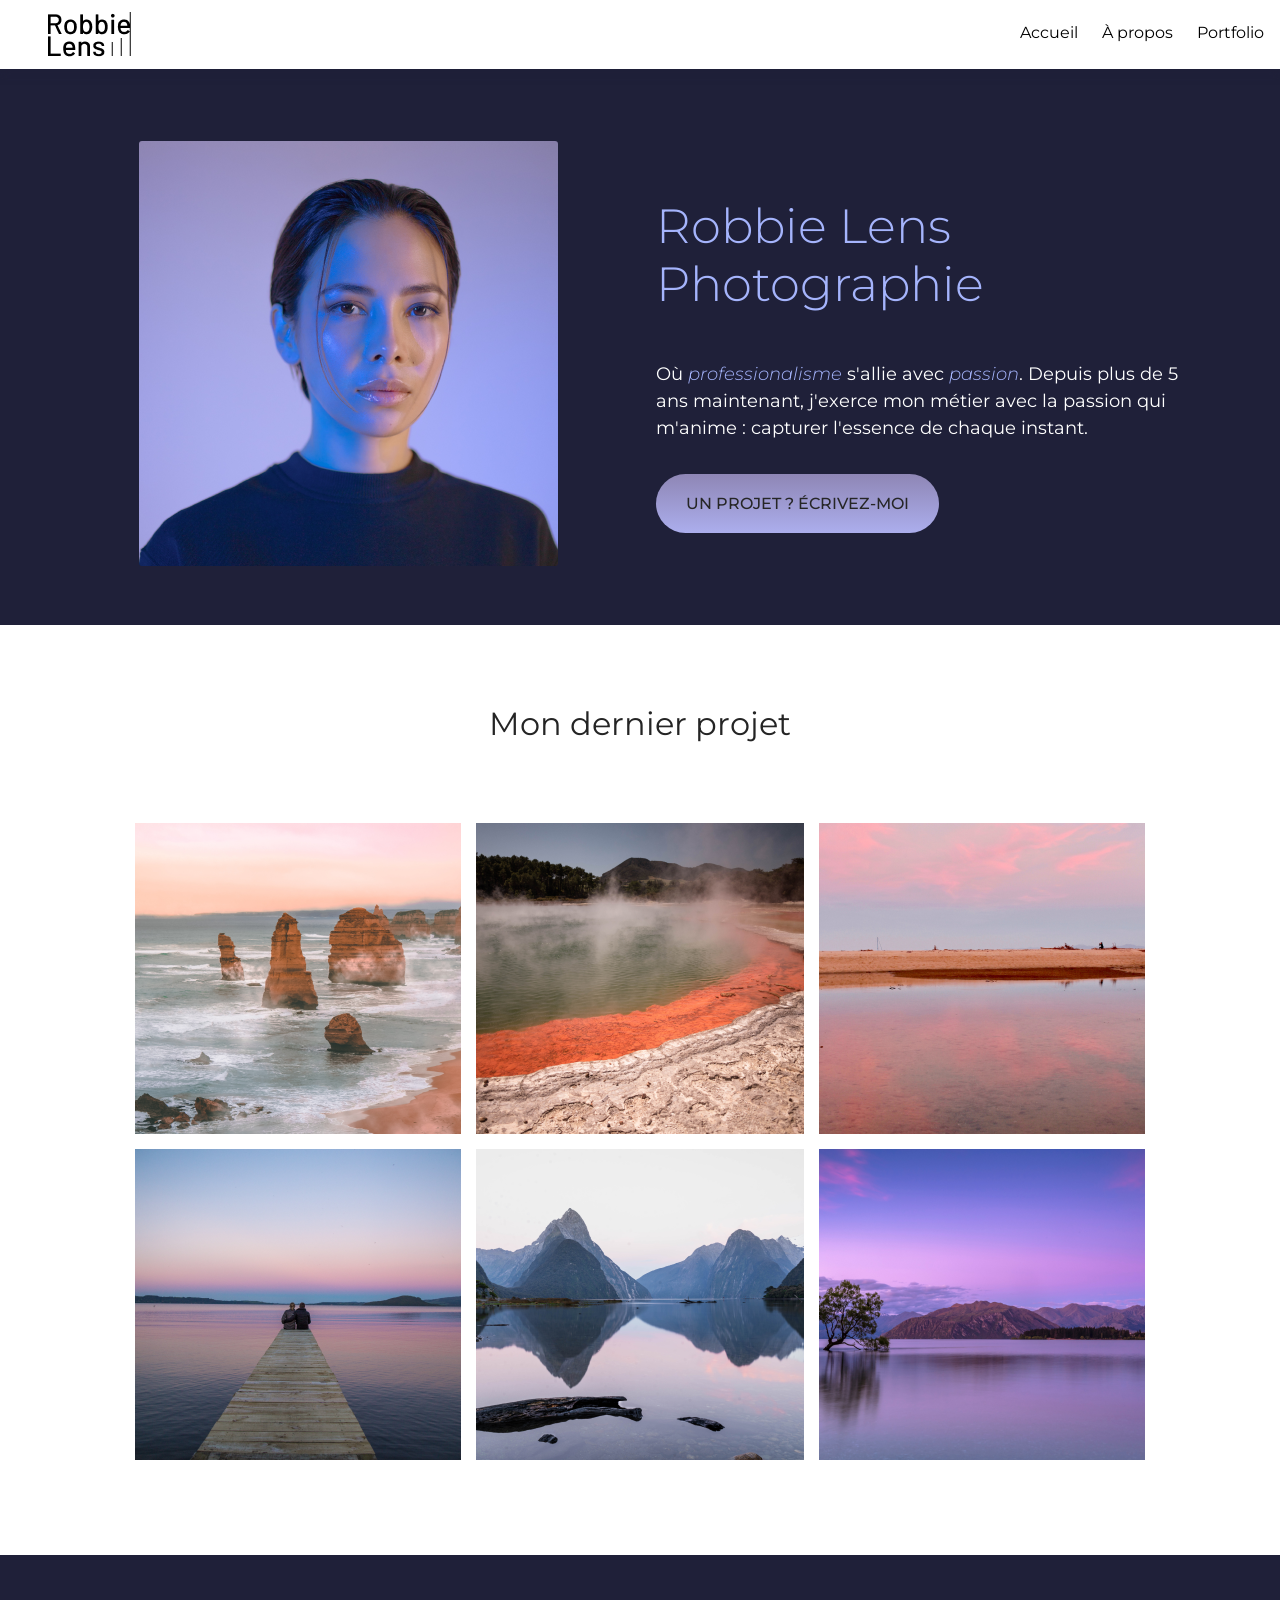
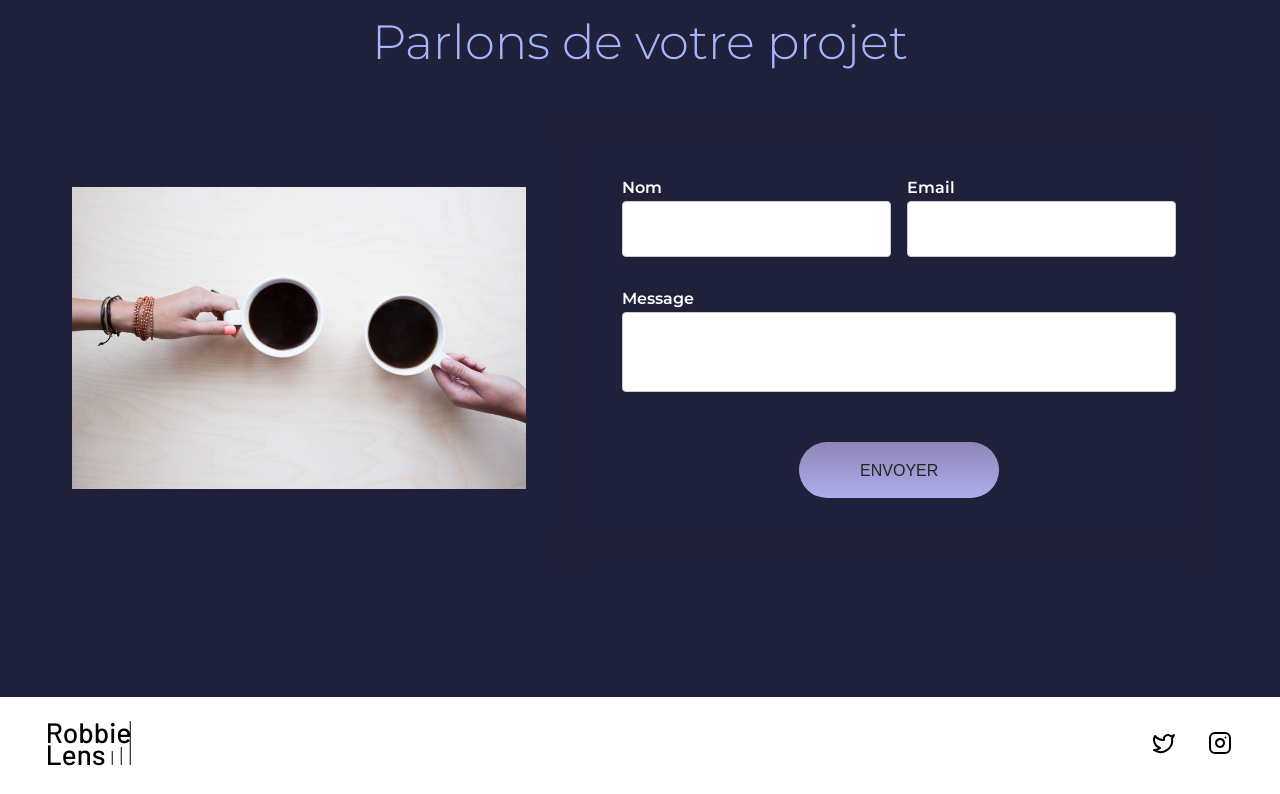
<file: index.html>
<!DOCTYPE html>
<html lang="fr">

<head>
    <meta charset="UTF-8">
    <meta name="viewport" content="width=device-width, initial-scale=1.0">
    <meta name="description" content="Site de la Photographe Robbie Lens">
    <title>Robbie Lens - Photographie</title>

    <!-- main css -->
    <link rel="stylesheet" href="./css/main/main.css">
    <link rel="stylesheet" href="./css/main/typography.css">
    <link rel="stylesheet" href="./css/main/mediaqueries.css">

    <!-- accueil css -->
    <link rel="stylesheet" href="./css/accueil/presentation.css">
    <link rel="stylesheet" href="./css/accueil/projet.css">
    <link rel="stylesheet" href="./css/accueil/contact.css">
    <link rel="stylesheet" href="./css/accueil/mediaqueries.css">

    <!-- Link google fonts -->
    <link rel="preconnect" href="https://fonts.googleapis.com">
    <link rel="preconnect" href="https://fonts.gstatic.com" crossorigin>

    <link
        href="https://fonts.googleapis.com/css2?family=Jost:ital,wght@0,100..900;1,100..900&family=Montserrat:ital,wght@0,100..900;1,100..900&family=Roboto:ital,wght@0,100..900;1,100..900&display=swap"
        rel="stylesheet">

</head>

<body>
    <div class="page-wrapper">

        <header>
            <nav class="navbar">
                <img id="navbar-logo" src="img/logo.png" alt="Logo Robbie Lens">

                <ul id="navbar-list">
                    <li class="navbar-item">
                        <a class="navbar-link" href="index.html">Accueil</a>
                    </li>
                    <li class="navbar-item">
                        <a class="navbar-link" href="about.html">À propos</a>
                    </li>
                    <li class="navbar-item">
                        <a class="navbar-link" href="portfolio.html">Portfolio</a>
                    </li>
                </ul>
                <button aria-label="Ouvrir/fermer le menu" id="navbar-toggle">
                    <svg id="icon-open" xmlns="http://www.w3.org/2000/svg" width="24" height="24" viewBox="0 0 24 24"
                        fill="none" stroke="currentColor" stroke-width="2" stroke-linecap="round"
                        stroke-linejoin="round" class="lucide lucide-align-justify-icon lucide-align-justify">
                        <path d="M3 12h18" />
                        <path d="M3 18h18" />
                        <path d="M3 6h18" />
                    </svg>
                    <svg id="icon-close" xmlns="http://www.w3.org/2000/svg" width="24" height="24" viewBox="0 0 24 24"
                        fill="none" stroke="currentColor" stroke-width="2" stroke-linecap="round"
                        stroke-linejoin="round" class="lucide lucide-x-icon lucide-x">
                        <path d="M18 6 6 18" />
                        <path d="m6 6 12 12" />
                    </svg>
                </button>
            </nav>
        </header>
        <main>
            <section id="section-presentation">

                <div class="container-presentation">

                    <img class="portrait-presentation" src="img/robbie-lens.png"
                        alt="Portrait avec effet de Robbie Lens">

                    <div>
                        <h1 class="presentation-title h1">Robbie Lens Photographie</h1>

                        <p class="presentation-subtitle body-text">
                            Où

                            <span class="presentation-span text-italic">professionalisme</span>

                            s'allie avec

                            <span class="presentation-span text-italic">passion</span>.

                            Depuis plus de 5 ans maintenant, j'exerce mon métier avec la passion qui m'anime : capturer
                            l'essence de chaque instant.
                        </p>

                        <a class="cta" href="#section-contact">UN PROJET ? ÉCRIVEZ-MOI</a>
                    </div>
                </div>

            </section>

            <section class="accueil-photos">

                <h2 class="h2">Mon dernier projet</h2>

                <div>
                    <img src="img/accueil/element-1.png" alt="Twelve apostles - Australie" target="_blank">
                    <img src="img/accueil/element-2.png" alt="Wai-O-Tapu - Nouvelle-Zélande" target="_blank">
                    <img src="img/accueil/element-3.png" alt="Parc National d'Abel Tasman - Nouvelle-Zélande" target="_blank">
                </div>

                <div>
                    <img src="img/accueil/element-4.png" alt="Lac Rotorua - Nouvelle-Zélande" target="_blank">
                    <img src="img/accueil/element-5.png" alt="Milford Sound - Nouvelle-Zélande" target="_blank">
                    <img src="img/accueil/element-6.png" alt="Lac Wanaka - Nouvelle-Zélande" target="_blank">

                </div>
            </section>

            <section id="section-contact">

                <div class="contact-container">
                    <h2 class="contact-title h1">Parlons de votre projet</h2>

                    <div class="contact-overlay">

                        <div class="contact-photo">
                            <img class="contact-img" src="img/grab-a-coffee.jpg" alt="...">
                        </div>


                        <form class="contact-form">
                            <div class="form-container">

                                <div class="form-name">
                                    <label class="label" for="name">Nom</label>
                                    <input name="name" type="text" id="name" required>
                                </div>

                                <div class="form-mail">
                                    <label class="label" for="email">Email</label>
                                    <input name="email" type="email" id="email" required>
                                </div>

                                <div class="form-message">
                                    <label class="label" for="message">Message</label>
                                    <textarea name="message" id="message" rows="3" required></textarea>
                                </div>
                            </div>
                            <div class="form-btn-container">
                                <input class="cta" type="submit" id="form-btn" value="ENVOYER">
                            </div>

                        </form>
                    </div>

                </div>
            </section>
        </main>
        <footer aria-label="pied de page du site Robbie Lens">
            <div class="footer-container">

                <div class="footer-logo">
                    <a href="index.html"><img src="img/logo.png" alt="Logo Robbie Lens">

                    </a>
                </div>

                <ul class="footer-list">
                    <li class="footer-li">
                        <a href="#" aria-label="twitter"><i data-bs-toggle="tooltip" title="twitter"></i>
                            <svg xmlns="http://www.w3.org/2000/svg" width="24" height="24" viewBox="0 0 24 24"
                                fill="none" stroke="currentColor" stroke-width="2" stroke-linecap="round"
                                stroke-linejoin="round" class="lucide lucide-twitter-icon lucide-twitter">
                                <path
                                    d="M22 4s-.7 2.1-2 3.4c1.6 10-9.4 17.3-18 11.6 2.2.1 4.4-.6 6-2C3 15.5.5 9.6 3 5c2.2 2.6 5.6 4.1 9 4-.9-4.2 4-6.6 7-3.8 1.1 0 3-1.2 3-1.2z" />
                            </svg>
                        </a>
                    </li>
                    <li class="footer-li">
                        <a href="#" aria-label="instagram"><i data-bs-toggle="tooltip" title="instagram"></i>
                            <svg xmlns="http://www.w3.org/2000/svg" width="24" height="24" viewBox="0 0 24 24"
                                fill="none" stroke="currentColor" stroke-width="2" stroke-linecap="round"
                                stroke-linejoin="round" class="lucide lucide-instagram-icon lucide-instagram">
                                <rect width="20" height="20" x="2" y="2" rx="5" ry="5" />
                                <path d="M16 11.37A4 4 0 1 1 12.63 8 4 4 0 0 1 16 11.37z" />
                                <line x1="17.5" x2="17.51" y1="6.5" y2="6.5" />
                            </svg>
                        </a>
                    </li>
                </ul>
            </div>
        </footer>
    </div>
    <script src="./script/app.js"></script>
</body>

</html>
</file>
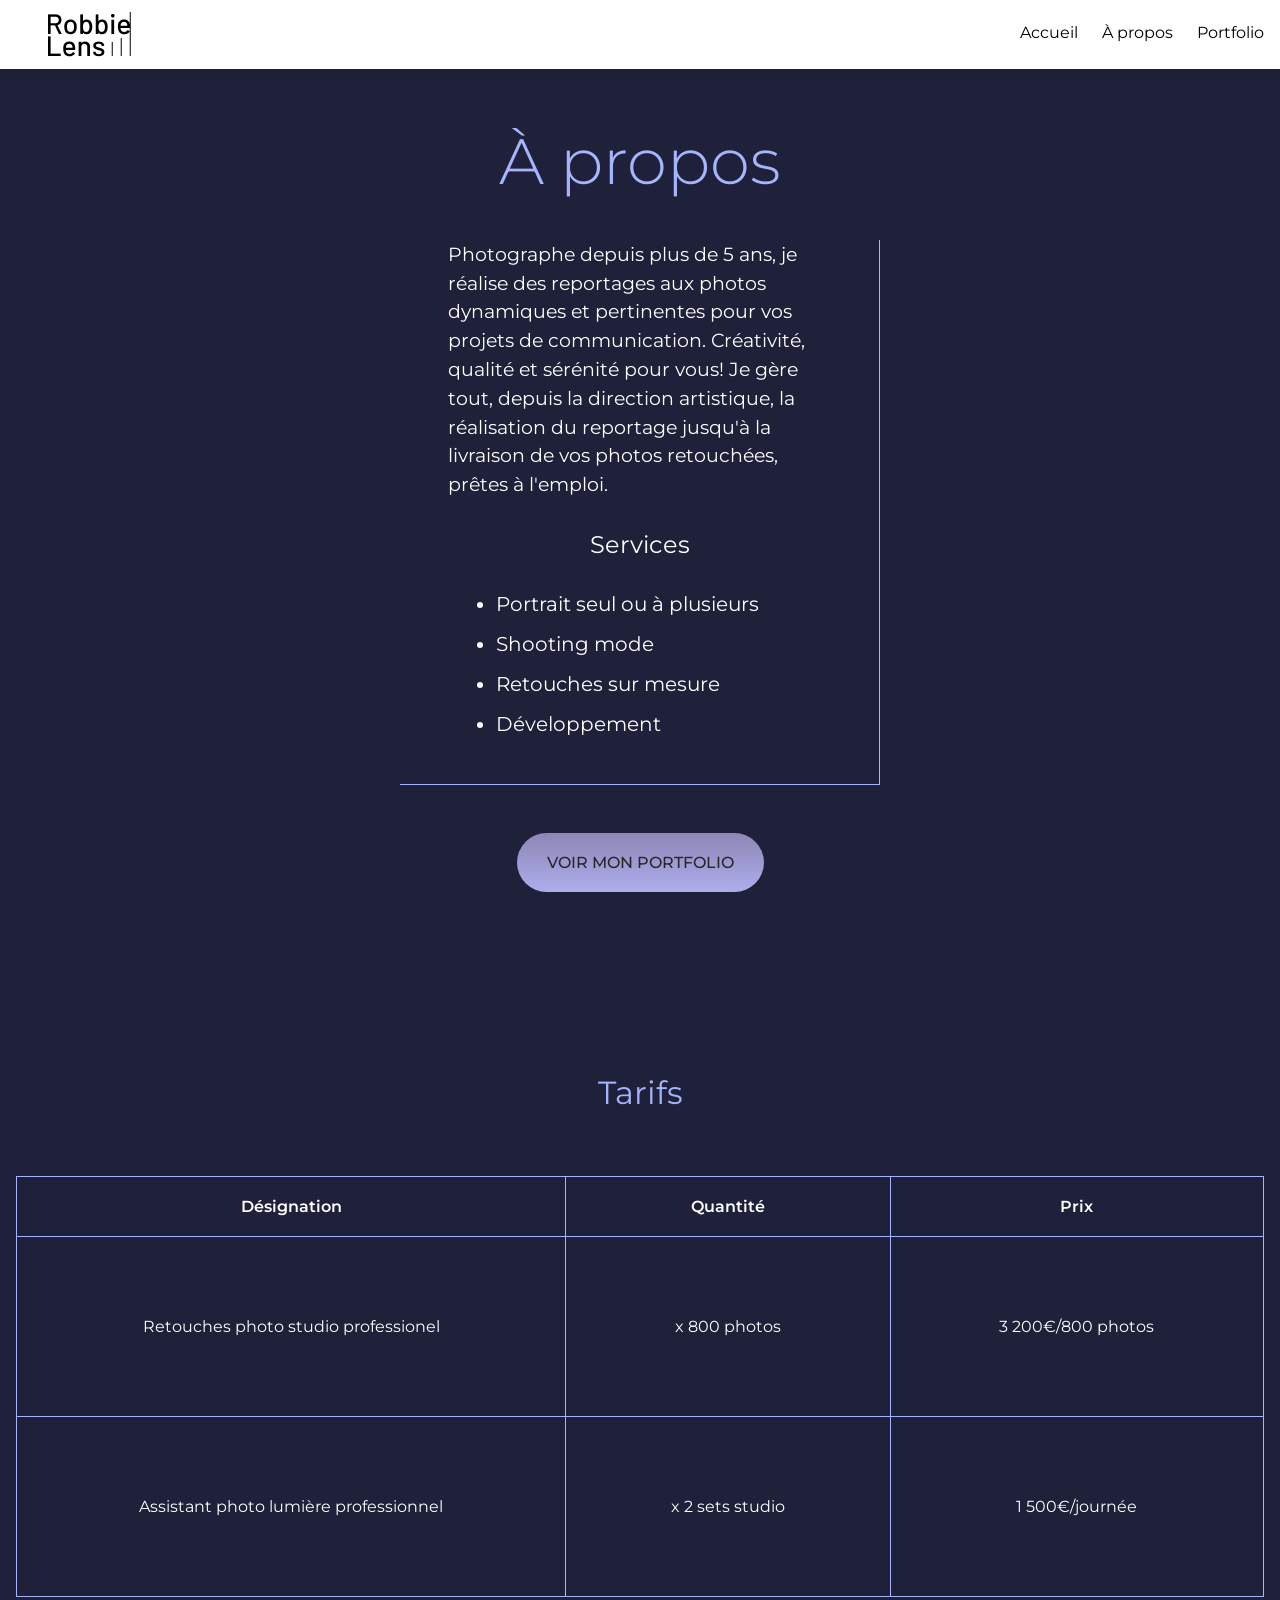
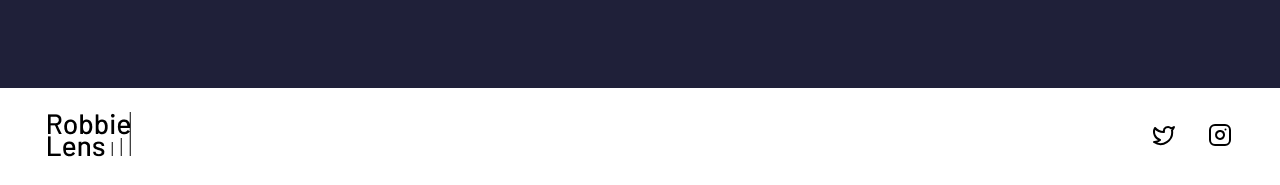
<file: about.html>
<!DOCTYPE html>
<html lang="en">

<head>
    <meta charset="UTF-8">
    <meta name="viewport" content="width=device-width, initial-scale=1.0">
    <meta name="description" content="Site de la photographe Robbie Lens">
    <title>Robbie Lens - Photographie</title>

    <!-- main css -->
    <link rel="stylesheet" href="./css/main/main.css">
    <link rel="stylesheet" href="./css/main/typography.css">
    <link rel="stylesheet" href="./css/main/mediaqueries.css">
    <!-- à propos css -->
     <link rel="stylesheet" href="./css/about/presentation.css">
     <link rel="stylesheet" href="./css/about/tarif.css">
     <!-- media queries -->
     <link rel="stylesheet" href="./css/about/mediaqueries.css">

    <!-- link google fonts -->
    <link rel="preconnect" href="https://fonts.googleapis.com">
    <link rel="preconnect" href="https://fonts.gstatic.com" crossorigin>
    <link
        href="https://fonts.googleapis.com/css2?family=Jost:ital,wght@0,100..900;1,100..900&family=Montserrat:ital,wght@0,100..900;1,100..900&family=Roboto:ital,wght@0,100..900;1,100..900&display=swap"
        rel="stylesheet">
</head>

<body class="apropos">
    <div class="page-wrapper">
        <header>
            <nav class="navbar">
                <img id="navbar-logo" src="img/logo.png" alt="Logo Robbie Lens">

                <ul id="navbar-list">
                    <li class="navbar-item">
                        <a class="navbar-link" href="index.html">Accueil</a>
                    </li>
                    <li class="navbar-item">
                        <a class="navbar-link" href="about.html">À propos</a>
                    </li>
                    <li class="navbar-item">
                        <a class="navbar-link" href="portfolio.html">Portfolio</a>
                    </li>
                </ul>
                <button aria-label="Ouvrir/fermer le menu" id="navbar-toggle">
                    <svg id="icon-open" xmlns="http://www.w3.org/2000/svg" width="24" height="24" viewBox="0 0 24 24"
                        fill="none" stroke="currentColor" stroke-width="2" stroke-linecap="round"
                        stroke-linejoin="round" class="lucide lucide-align-justify-icon lucide-align-justify">
                        <path d="M3 12h18" />
                        <path d="M3 18h18" />
                        <path d="M3 6h18" />
                    </svg>
                    <svg id="icon-close" xmlns="http://www.w3.org/2000/svg" width="24" height="24" viewBox="0 0 24 24"
                        fill="none" stroke="currentColor" stroke-width="2" stroke-linecap="round"
                        stroke-linejoin="round" class="lucide lucide-x-icon lucide-x">
                        <path d="M18 6 6 18" />
                        <path d="m6 6 12 12" />
                    </svg>
                </button>
            </nav>
        </header>

        <section class="presentation">
            <h1 class="presentation-title h1">À propos</h1>
            <div class="presentation-container">
                <div class="container-resume body-text">
                    Photographe depuis plus de 5 ans, je réalise des reportages aux photos dynamiques et pertinentes
                    pour vos projets de communication.
                    Créativité, qualité et sérénité pour vous!
                    Je gère tout, depuis la direction artistique, la réalisation du reportage jusqu'à la livraison de
                    vos photos retouchées, prêtes à l'emploi.
                </div>
                <h3 class="h3">Services</h3>
                <div class="container-list">
                    <ul>
                        <li>Portrait seul ou à plusieurs</li>
                        <li>Shooting mode</li>
                        <li>Retouches sur mesure</li>
                        <li>Développement</li>
                    </ul>
                </div>
            </div>
            <div>
                <a class="cta" href="portfolio.html">VOIR MON PORTFOLIO</a>
            </div>
        </section>

        <section class="tarif">

            <h2 class="h2">Tarifs</h2>

            <table class="tarif-container">
                <thead>
                    <tr class="tarif-item">
                        <th class="tarif-label">Désignation</th>
                        <th class="tarif-label">Quantité</th>
                        <th class="tarif-label">Prix</th>
                    </tr>
                </thead>
                <tbody>
                    <tr class="tarif-item">
                        <td class="tarif-data" data-label="Désignation">Retouches photo studio professionel</td>
                        <td class="tarif-data" data-label="Quantité">x 800 photos</td>
                        <td class="tarif-data" data-label="Prix">3 200€/800 photos</td>
                    </tr>
                    <tr class="tarif-item">
                        <td class="tarif-data" data-label="Désignation">Assistant photo lumière professionnel</td>
                        <td class="tarif-data" data-label="Quantité">x 2 sets studio</td>
                        <td class="tarif-data" data-label="Prix">1 500€/journée</td>
                    </tr>
                </tbody>
            </table>
        </section>
    </div>

        <footer aria-label="pied de page du site Robbie Lens">
            <div class="footer-container">

                <div class="footer-logo">
                    <a href="index.html"><img src="img/logo.png" alt="Logo Robbie Lens">

                    </a>
                </div>

                <ul class="footer-list">
                    <li class="footer-li">
                        <a href="#" aria-label="twitter"><i data-bs-toggle="tooltip" title="twitter"></i>
                            <svg xmlns="http://www.w3.org/2000/svg" width="24" height="24" viewBox="0 0 24 24"
                                fill="none" stroke="currentColor" stroke-width="2" stroke-linecap="round"
                                stroke-linejoin="round" class="lucide lucide-twitter-icon lucide-twitter">
                                <path
                                    d="M22 4s-.7 2.1-2 3.4c1.6 10-9.4 17.3-18 11.6 2.2.1 4.4-.6 6-2C3 15.5.5 9.6 3 5c2.2 2.6 5.6 4.1 9 4-.9-4.2 4-6.6 7-3.8 1.1 0 3-1.2 3-1.2z" />
                            </svg>
                        </a>
                    </li>
                    <li class="footer-li">
                        <a href="#" aria-label="instagram"><i data-bs-toggle="tooltip" title="instagram"></i>
                            <svg xmlns="http://www.w3.org/2000/svg" width="24" height="24" viewBox="0 0 24 24"
                                fill="none" stroke="currentColor" stroke-width="2" stroke-linecap="round"
                                stroke-linejoin="round" class="lucide lucide-instagram-icon lucide-instagram">
                                <rect width="20" height="20" x="2" y="2" rx="5" ry="5" />
                                <path d="M16 11.37A4 4 0 1 1 12.63 8 4 4 0 0 1 16 11.37z" />
                                <line x1="17.5" x2="17.51" y1="6.5" y2="6.5" />
                            </svg>
                        </a>
                    </li>
                </ul>
            </div>
        </footer>

        <script src="./script/app.js"></script>
</body>

</html>
</file>
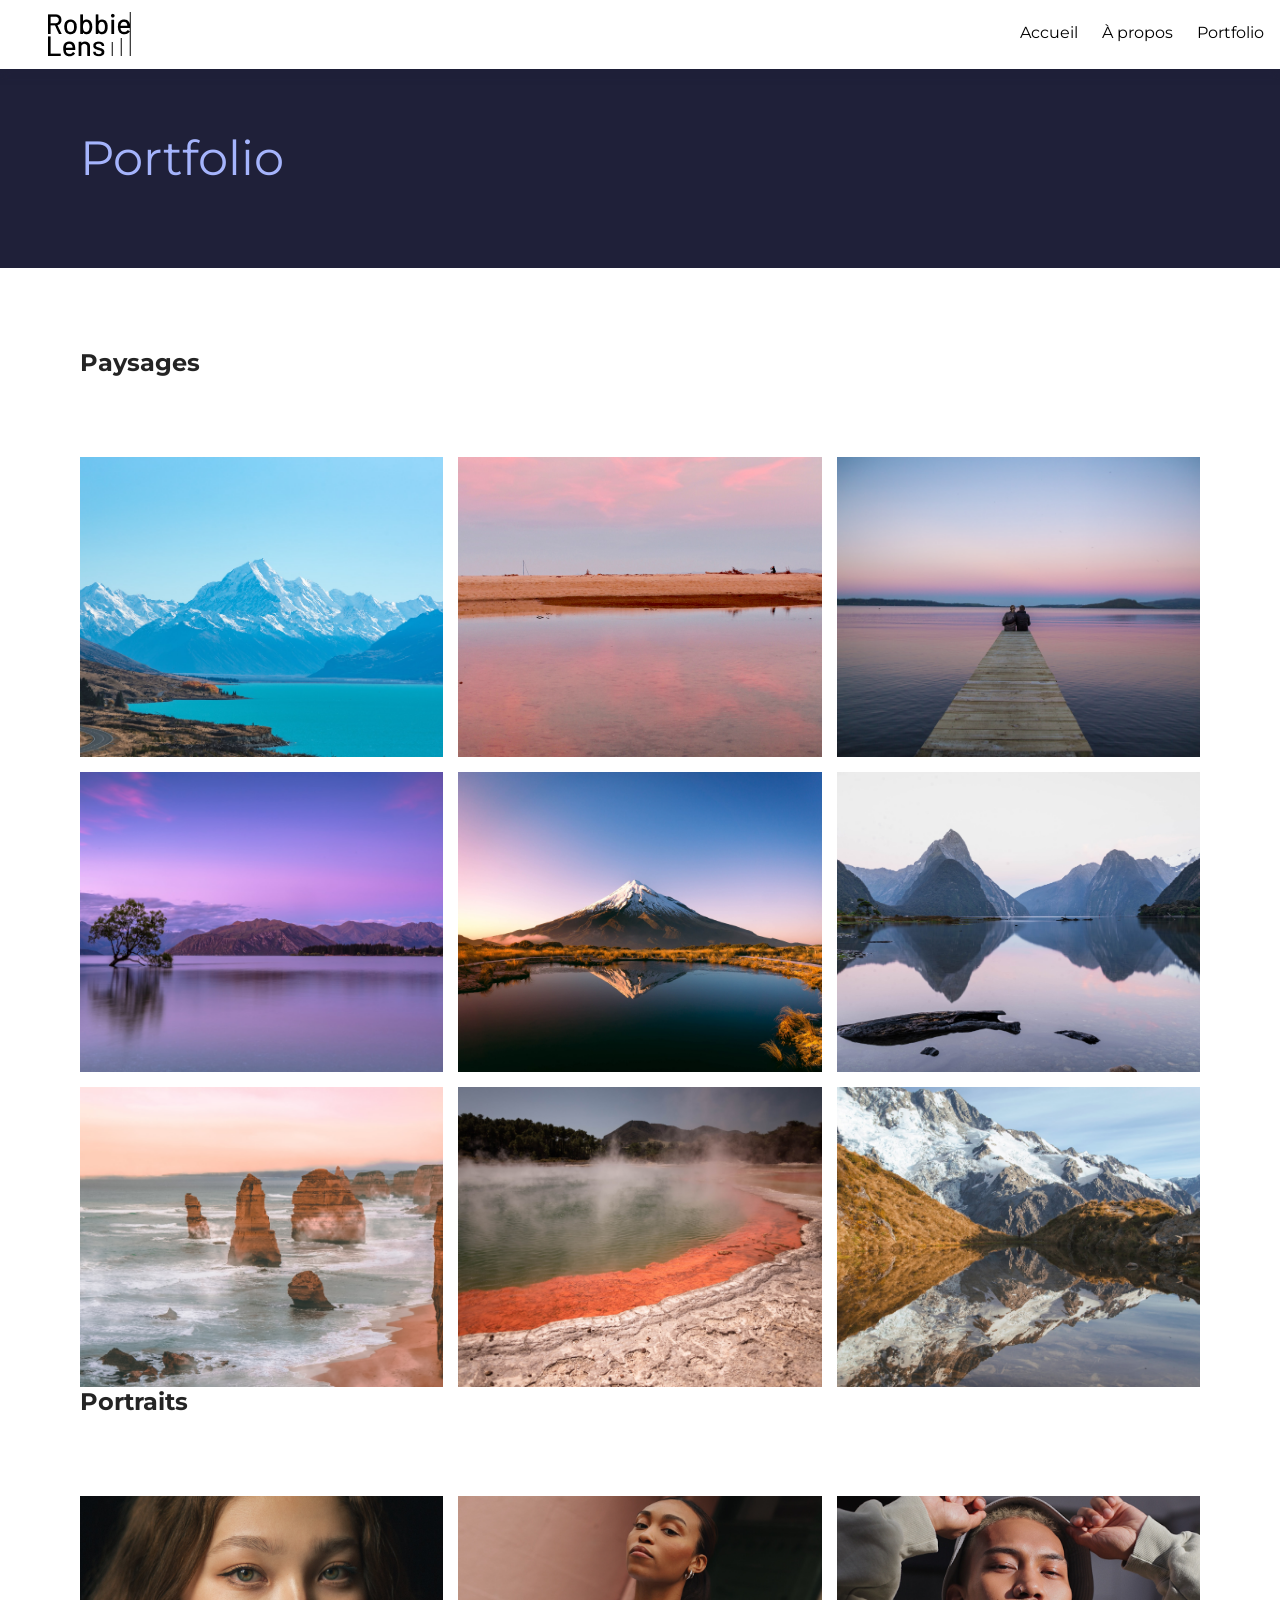
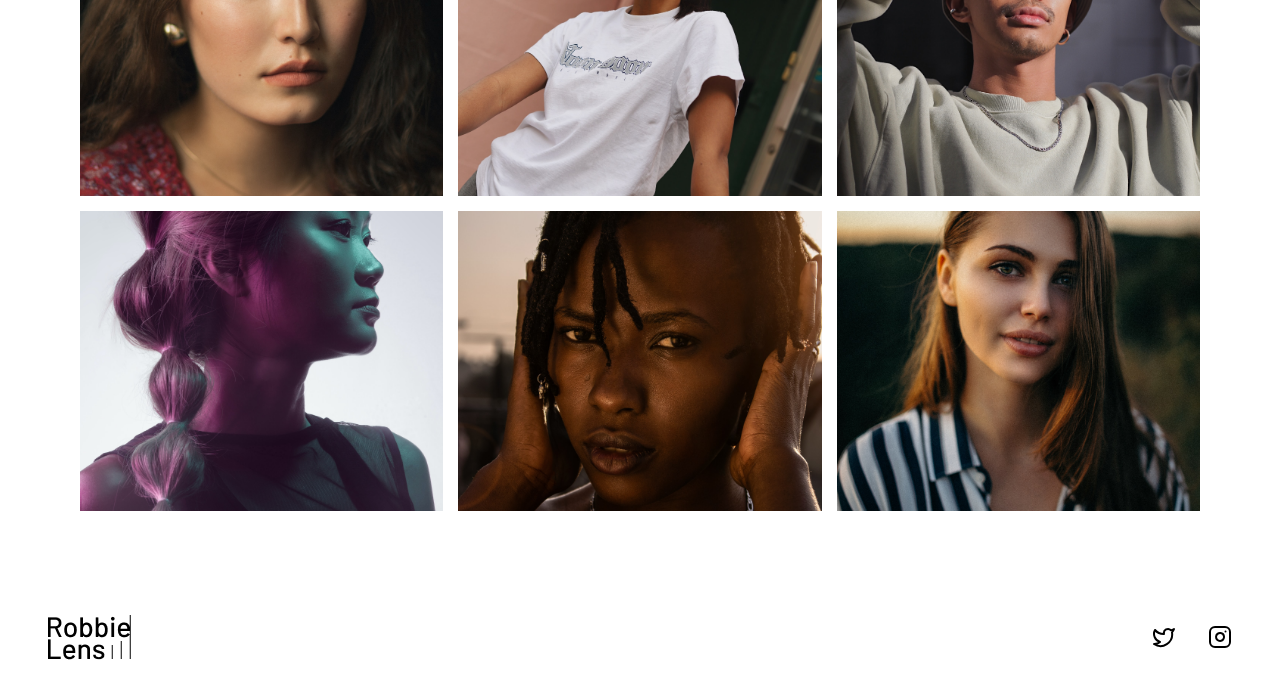
<file: portfolio.html>
<!DOCTYPE html>
<html lang="en">

<head>
    <meta charset="UTF-8">
    <meta name="viewport" content="width=device-width, initial-scale=1.0">
    <meta name="description" content="Site de la photographe Robbie Lens">
    <title>Robbie Lens - Photographie</title>

    <!-- main css -->
    <link rel="stylesheet" href="./css/main/main.css">
    <link rel="stylesheet" href="./css/main/typography.css">
    <link rel="stylesheet" href="./css/main/mediaqueries.css">

    <!-- portfolio -->
    <link rel="stylesheet" href="./css/portfolio/section-photo.css">
    <link rel="stylesheet" href="./css/portfolio/mediaqueries.css">

    <!-- Link google fonts -->
    <link rel="preconnect" href="https://fonts.googleapis.com">
    <link rel="preconnect" href="https://fonts.gstatic.com" crossorigin>

    <link
        href="https://fonts.googleapis.com/css2?family=Jost:ital,wght@0,100..900;1,100..900&family=Montserrat:ital,wght@0,100..900;1,100..900&family=Roboto:ital,wght@0,100..900;1,100..900&display=swap"
        rel="stylesheet">
</head>

<body>
    <div class="page-wrapper">

        <header>
            <nav class="navbar">
                <img id="navbar-logo" src="img/logo.png" alt="Logo Robbie Lens">

                <ul id="navbar-list">
                    <li class="navbar-item">
                        <a class="navbar-link" href="index.html">Accueil</a>
                    </li>
                    <li class="navbar-item">
                        <a class="navbar-link" href="about.html">À propos</a>
                    </li>
                    <li class="navbar-item">
                        <a class="navbar-link" href="portfolio.html">Portfolio</a>
                    </li>
                </ul>
                <button aria-label="Ouvrir/fermer le menu" id="navbar-toggle">
                    <svg id="icon-open" xmlns="http://www.w3.org/2000/svg" width="24" height="24" viewBox="0 0 24 24"
                        fill="none" stroke="currentColor" stroke-width="2" stroke-linecap="round"
                        stroke-linejoin="round" class="lucide lucide-align-justify-icon lucide-align-justify">
                        <path d="M3 12h18" />
                        <path d="M3 18h18" />
                        <path d="M3 6h18" />
                    </svg>
                    <svg id="icon-close" xmlns="http://www.w3.org/2000/svg" width="24" height="24" viewBox="0 0 24 24"
                        fill="none" stroke="currentColor" stroke-width="2" stroke-linecap="round"
                        stroke-linejoin="round" class="lucide lucide-x-icon lucide-x">
                        <path d="M18 6 6 18" />
                        <path d="m6 6 12 12" />
                    </svg>
                </button>
            </nav>
        </header>

        <section>
            <h1 class="h1">Portfolio</h1>
        </section>
        
 <section class="portfolio-section-photos">
            <h2>Paysages</h2>
            <div class="grid-paysages">
                <a href="img/portfolio/paysage1.jpg" class="lien-conteneur-photo" target="_blank">
                    <img src="img/portfolio/paysage1.jpg" alt="Mont Aoraki - Nouvelle-Zélande" />
                    <div class="photo-hover">Voir la photo</div>
                </a>
                <a href="./img/portfolio/paysage1.jpg" class="lien-conteneur-photo" target="_blank">
                    <img src="img/portfolio/paysage2.jpg" alt="Parc National d'Abel Tasman - Nouvelle-Zélande" />
                    <div class="photo-hover">Voir la photo</div>
                </a>
                <a href="img/portfolio/paysage3.jpg" class="lien-conteneur-photo" target="_blank">
                    <img src="img/portfolio/paysage3.jpg" alt="Lac Rotorua - Nouvelle-Zélande" />
                    <div class="photo-hover">Voir la photo</div>
                </a>
                <a href="img/portfolio/paysage4.jpg" class="lien-conteneur-photo" target="_blank">
                    <img src="img/portfolio/paysage4.jpg" alt="Lac Wanaka - Nouvelle-Zélande" />
                    <div class="photo-hover">Voir la photo</div>
                </a>
                <a href="img/portfolio/paysage5.jpg" class="lien-conteneur-photo" target="_blank">
                    <img src="img/portfolio/paysage5.jpg" alt="Mont Taranaki - Nouvelle-Zélande" />
                    <div class="photo-hover">Voir la photo</div>
                </a>
                <a href="img/portfolio/paysage6.jpg" class="lien-conteneur-photo" target="_blank">
                    <img src="img/portfolio/paysage6.jpg" alt="Milford Sound - Nouvelle-Zélande" />
                    <div class="photo-hover">Voir la photo</div>
                </a>
                <a href="img/portfolio/paysage7.jpg" class="lien-conteneur-photo" target="_blank">
                    <img src="img/portfolio/paysage7.jpg" alt="Twelve Apostle - Australie" />
                    <div class="photo-hover">Voir la photo</div>
                </a>
                <a href="img/portfolio/paysage8.jpg" class="lien-conteneur-photo" target="_blank">
                    <img src="img/portfolio/paysage8.jpg" alt="Wai-O-Tapu - Nouvelle-Zélande" />
                    <div class="photo-hover">Voir la photo</div>
                </a>
                <a href="img/portfolio/paysage9.jpg" class="lien-conteneur-photo" target="_blank">
                    <img src="img/portfolio/paysage9.jpg" alt="Mont Cook - Nouvelle Zélande" />
                    <div class="photo-hover">Voir la photo</div>
                </a>
            </div>
            <h2>Portraits</h2>
            <div class="grid-portraits">
                <a href="img/portfolio/portrait1.jpg" class="lien-conteneur-photo" target="_blank">
                    <img src="img/portfolio/portrait1.jpg" alt="Portrait jeune femme 1" />
                    <div class="photo-hover">Voir la photo</div>
                </a>
                <a href="img/portfolio/portrait2.jpg" class="lien-conteneur-photo" target="_blank">
                    <img src="img/portfolio/portrait2.jpg" alt="Portrait jeune femme 2" />
                    <div class="photo-hover">Voir la photo</div>
                </a>
                <a href="img/portfolio/portrait3.jpg" class="lien-conteneur-photo" target="_blank">
                    <img src="img/portfolio/portrait3.jpg" alt="Portrait jeune homme 3" />
                    <div class="photo-hover">Voir la photo</div>
                </a>
                <a href="img/portfolio/portrait4.jpg" class="lien-conteneur-photo" target="_blank">
                    <img src="img/portfolio/portrait4.jpg" alt="Portrait jeune femme 4" />
                    <div class="photo-hover">Voir la photo</div>
                </a>
                <a href="img/portfolio/portrait5.jpg" class="lien-conteneur-photo" target="_blank">
                    <img src="img/portfolio/portrait5.jpg" alt="Portrait jeune femme 5" />
                    <div class="photo-hover">Voir la photo</div>
                </a>
                <a href="img/portfolio/portrait6.jpg" class="lien-conteneur-photo" target="_blank">
                    <img src="img/portfolio/portrait6.jpg" alt="Portrait jeune femme 6" />
                    <div class="photo-hover">Voir la photo</div>
                </a>

            </div>
        </section>

        <footer aria-label="pied de page du site Robbie Lens">
            <div class="footer-container">

                <div class="footer-logo">
                    <a href="index.html"><img src="img/logo.png" alt="Logo Robbie Lens">

                    </a>
                </div>

                <ul class="footer-list">
                    <li class="footer-li">
                        <a href="#" aria-label="twitter"><i data-bs-toggle="tooltip" title="twitter"></i>
                            <svg xmlns="http://www.w3.org/2000/svg" width="24" height="24" viewBox="0 0 24 24"
                                fill="none" stroke="currentColor" stroke-width="2" stroke-linecap="round"
                                stroke-linejoin="round" class="lucide lucide-twitter-icon lucide-twitter">
                                <path
                                    d="M22 4s-.7 2.1-2 3.4c1.6 10-9.4 17.3-18 11.6 2.2.1 4.4-.6 6-2C3 15.5.5 9.6 3 5c2.2 2.6 5.6 4.1 9 4-.9-4.2 4-6.6 7-3.8 1.1 0 3-1.2 3-1.2z" />
                            </svg>
                        </a>
                    </li>
                    <li class="footer-li">
                        <a href="#" aria-label="instagram"><i data-bs-toggle="tooltip" title="instagram"></i>
                            <svg xmlns="http://www.w3.org/2000/svg" width="24" height="24" viewBox="0 0 24 24"
                                fill="none" stroke="currentColor" stroke-width="2" stroke-linecap="round"
                                stroke-linejoin="round" class="lucide lucide-instagram-icon lucide-instagram">
                                <rect width="20" height="20" x="2" y="2" rx="5" ry="5" />
                                <path d="M16 11.37A4 4 0 1 1 12.63 8 4 4 0 0 1 16 11.37z" />
                                <line x1="17.5" x2="17.51" y1="6.5" y2="6.5" />
                            </svg>
                        </a>
                    </li>
                </ul>
            </div>
        </footer>

        <script src="./script/app.js"></script>
</body>

</html>
</file>
<file: css/main/main.css>
/* INITIALISATION */
* {
    margin: 0;
    padding: 0;
    box-sizing: border-box;
}

/* color root */
:root {
    --primary-color: #1f2039;
    --secondary-color: #a5b4fc;
    --tiertary-color: #242424;
}

/* header */
header {
    position: fixed;

    width: 100%;
    top: 0;
    left: 0;

    background-color: rgb(255, 255, 255);
    box-shadow: 0 1px 10px var(--primary-color);

    z-index: 999;
}

.navbar {
    position: relative;

    display: flex;
    justify-content: space-between;
    align-items: center;


}

#navbar-logo {
    margin: .75rem 0;
    padding: 0 3rem;

    position: static;

    transform: none;
}

#navbar-list {
    position: absolute;

    top: 4.3rem;
    right: 0;
    height: 100vh;
    width: 100%;

    background: rgb(27, 27, 27);

    padding: 1rem;
    gap: 2rem;

    transform: translateX(100%);
    transition: transform 0.3s ease, opacity 0.3s ease;

    display: flex;
    flex-direction: column;
    text-align: end;

    z-index: 1000;

    list-style: none;
}

#navbar-list.active {
    transform: translateX(0%);
    opacity: 1;
}

#navbar-toggle {
    border: none;
    background-color: transparent;

    display: flex;
    position: absolute;

    right: 0;
    margin: .75rem 1rem;
}

.navbar-link {
    position: relative;

    text-decoration: none;

    color: white;
}

.navbar-link::after {
    content: "";
    position: absolute;
    left: 50%;
    bottom: -2px;
    transform: translate(-50%);

    height: 2px;
    width: 0%;

    background-color: currentColor;
    transition: width .3s ease;
}

.navbar-link:hover::after {
    width: 100%;
}

/* Accessibilité : masquer l’icône close par défaut */
#icon-close {
    display: none;
}

button.active #icon-open {
    display: none;
}

button.active #icon-close {
    display: block;
}

/* ---- */

/* CTA */
.cta {
    display: inline-block;

    background: linear-gradient(#8e86b5, #acaeed);
    color: #262626;

    border: none;
    border-radius: 50px;

    padding: 20px 30px;

    text-decoration: none;

    transition: color .5s ease;
}

.cta:hover {
    background: linear-gradient(#58536E, #8788ba);
    color: #FFFFFF;

    text-decoration: none;

    transition: color .5s ease;
}

.cta:active {
    background: linear-gradient(#58536E, #8788ba);
    color: #FFFFFF;

    text-decoration: none;

    transition: color .3s ease;
}

/* ---- */

/* Footer */
footer {
    width: 100%;

    background-color: rgb(255, 255, 255);
}

.footer-container {
    display: flex;
    flex-direction: row;
    justify-content: space-between;
    align-items: center;

    padding: 1.5rem 3rem;
    margin: 0 auto;
    max-width: 100vw;
}

.footer-li {
    list-style: none;
}

.footer-li a {
    color: black;
}

.footer-list {
    display: flex;
    gap: 2rem;
}

/* ---- */
/* html body */
html,
body {
    height: 100%;
    margin: 0;
    padding: 0;
}

/* METTRE UNE COLOR WHITE ET VERIFIER L INDEX */
body {
    background-color: var(--primary-color);
    font-family: "Montserrat", sans-serif;
}

/* body à propos */
.apropos {
    color: white;
}

.page-wrapper {
    display: flex;
    flex-direction: column;

    min-height: 100vh;
}

main {
    flex: 1;

    padding: 50px 0;
}

/* ---- */


/* SECTION */
section {
    margin: 3vh 0;
}

/* MEDIA QUERIES */
@media (min-width: 1200px) {

    /* navbar */
    #navbar-list {
        transform: none;

        display: flex;
        flex-direction: row;

        gap: 1.5rem;
        top: 10%;
        width: auto;

        background-color: transparent;
    }

    .navbar-link {
        color: black;
    }

    #navbar-toggle {
        display: none;
    }
}
</file>
<file: css/main/typography.css>
/* -----------------------------------
   TYPOGRAPHIE GLOBALE
------------------------------------ */

/* Base sur 1rem = 16px */
:root {
  /* Échelle typographique */
  --step--1: 0.875rem; /* 14px */
  --step-0: 1rem;      /* 16px */
  --step-1: 1.125rem;  /* 18px */
  --step-2: 1.25rem;   /* 20px */
  --step-3: 1.5rem;    /* 24px */
  --step-4: 2rem;      /* 32px */
  --step-5: 2.5rem;    /* 40px */
  --step-6: 3rem;      /* 48px */

  /* Typo fluide (clamp) */
  --fluid-title: clamp(2rem, 5vw, 3rem);
  --fluid-subtitle: clamp(1.25rem, 2vw, 1.75rem);
  --fluid-body: clamp(1rem, 1.5vw, 1.25rem);

  /* Hauteur de ligne recommandée */
  --lh-title: 1.2;
  --lh-body: 1.5;
}

/* -----------------------------------
   CLASSES UTILITAIRES
------------------------------------ */

/* Corps de texte */
.body-text {
  font-size: var(--fluid-body);
  line-height: var(--lh-body);
  font-family: "Montserrat", sans-serif;
  font-weight: 400;
}

/* Titres */
.h1 {
  font-size: var(--fluid-title);
  line-height: var(--lh-title);
  font-family: "Montserrat", sans-serif;
  font-weight: 300;
  color: var(--secondary-color);
}

.h2 {
  font-size: var(--step-4);
  line-height: var(--lh-title);
  font-family: "Montserrat", sans-serif;
  font-weight: 300;
}

.h3 {
  font-size: var(--step-3);
  line-height: var(--lh-title);
  font-family: "Montserrat", sans-serif;
  font-weight: 200;
}

/* Labels */
.label {
  font-size: var(--step-0);
  font-weight: 600;
  font-family: "Montserrat", sans-serif;
}

/* Boutons */
.btn-text {
  font-size: var(--step-0);
  font-weight: 600;
  font-family: "Montserrat", sans-serif;
  line-height: 1.2;
}

/* Petits textes (ex: footer, mentions, etc.) */
.text-small {
  font-size: var(--step--1);
  line-height: 1.4;
  font-family: "Montserrat", sans-serif;
}

/* Texte accentué */
.text-italic {
  font-style: italic;
}

.text-light {
  font-weight: 300;
}
</file>
<file: css/main/mediaqueries.css>
@media (min-width:1200px) {
    .cta {
        font-weight: 500;
    }

    /* Corps de texte */
    .body-text {
        font-size: var(--fluid-body);
        line-height: var(--lh-body);
        font-family: "Montserrat", sans-serif;
        font-weight: 400;
    }

    /* Titres */
    .h1 {
        font-size: var(--fluid-title);
        line-height: var(--lh-title);
        font-family: "Montserrat", sans-serif;
        font-weight: 400;
        color: var(--secondary-color);
    }

    .h2 {
        font-size: var(--step-4);
        line-height: var(--lh-title);
        font-family: "Montserrat", sans-serif;
        font-weight: 400;
        color: var(--secondary-color);
    }

    .h3 {
        font-size: var(--step-3);
        line-height: var(--lh-title);
        font-family: "Montserrat", sans-serif;
        font-weight: 400;
    }

    /* Labels */
    .label {
        font-size: var(--step-0);
        font-weight: 600;
        font-family: "Montserrat", sans-serif;
    }

    /* Boutons */
    .btn-text {
        font-size: var(--step-0);
        font-weight: 600;
        font-family: "Montserrat", sans-serif;
        line-height: 1.2;
    }

    /* Petits textes (ex: footer, mentions, etc.) */
    .text-small {
        font-size: var(--step--1);
        line-height: 1.4;
        font-family: "Montserrat", sans-serif;
    }

    /* Texte accentué */
    .text-italic {
        font-style: italic;
    }

    .text-light {
        font-weight: 300;
    }

}
</file>
<file: css/accueil/presentation.css>
#section-presentation {
    padding: 2rem 0 0 0;

    background-color: var(--primary-color);
    color: white;
}

    .container-presentation {
        display: flex;
        flex-direction: column;
        gap: 2rem;
        align-items: center;
        text-align: center;

        max-width: 800px;
        margin: 0 auto;
        padding: 2rem;
    }

    .portrait-presentation {
        max-width: 80%;
        margin: 0 auto;
    }

    .presentation-span {
        color: var(--secondary-color);
        font-weight: 300;

    }

    .presentation-title {
        padding: 1.5rem 0;
    }

    .presentation-subtitle {
        text-align: center;
        margin-bottom: 2rem;
    }
</file>
<file: css/accueil/projet.css>
.accueil-photos {
    background-color: white;
    padding: 20px;
}

.accueil-photos div {
    display: flex;
    flex-direction: column;
    justify-content: center;
    align-items: center;
    gap: 15px;
}

.h2 {
    color: #242424;
    text-align: center;
    margin-bottom: 80px;
}
.accueil-photos div {
    flex-direction: column;
}

.lien-conteneur-photo {
    position: relative;
}

.photo-hover {
    position: absolute;
    top: 0;
    left: 0;
    right: 0;
    bottom: 0;
    display: flex;
    align-items: center;
    justify-content: center;
    font-size: 1.5rem;
    color: white;
    background-color: rgba(0, 0, 0, .7);
    display: none;
}

.lien-conteneur-photo:hover .photo-hover {
    display: flex;
}
</file>
<file: css/accueil/contact.css>
#section-contact {
    position: relative;
    width: 100%;
}

.contact-container {
    display: flex;
    flex-direction: column;
    gap: 1rem;

    color: white;
}

.contact-overlay {
    position: relative;
    width: 100%;
    height: 500px;
    overflow: hidden;
}

.contact-img {
    position: absolute;
    top: 0;
    left: 0;

    width: 100%;
    height: 100%;

    object-fit: cover;
    z-index: 0;
}

.contact-form {
    position: absolute;
    top: 50%;
    left: 50%;
    transform: translate(-50%,-50%);
    z-index: 1;

    background-color: rgba(255, 255, 255, 0.6);
    backdrop-filter: blur(10px);
    color: black;

    padding: 2rem;
    border-radius: 8px;
    width: 90%;

    box-shadow: 0 0 15px rgba(0, 0, 0, .2);
}

input, textarea {
    width: 100%;
    padding: 0.75rem;
    margin-bottom: 1rem;
    font-size: 1rem;
    border: 1px solid #ccc;
    border-radius: 4px;
}

input {
    height: 56px;
}

label {
    display: block;
    margin-bottom: 0.25rem;
}

.form-container {
    display: flex;
    flex-direction: column;

    gap: 1rem;
    width: 100%;
}
.contact-title {
    text-align: center;
}

.form-message textarea {
    width: 100%;
    padding: 0.75rem;
    resize: none;
}

input[type="submit"] {
    width: 200px;
    margin: auto;
    margin-top: 30px;
}

.form-btn-container {
    display: flex;
    align-items: center;
}
</file>
<file: css/accueil/mediaqueries.css>
/* PC */
@media (min-width: 1200px) {

  .body-text {
    font-size: 1.125rem; /* 18px */
  }
  .h3 {
    font-size: 1.5rem;   /* 24px */
    font-weight: 500;
  }
  .h2 {
    font-size: 2rem;     /* 32px */
    font-weight: 400;
  }
  .h1 {
    font-size: 3rem;     /* 48px */
    font-weight: 300;
  }
  .btn-text {
    font-size: 1rem;     /* 16px */
    font-weight: 600;
  }
  .text-small {
    font-size: 0.875rem; /* 14px */
  }
    /* section-presentation */
    .section-presentation {
        padding: 4rem;
    }

    .container-presentation {
        display: grid;
        grid-template-columns: repeat(2, 1fr);
        gap: 2rem;

        align-items: center;
        text-align: start;

        max-width: 1200px;
        margin: 0 auto;
        padding: 2rem;
    }

    .portrait-presentation {
        border-radius: 3px;
    }

    .presentation-title {
        margin-bottom: 1.5rem;

    }

    .presentation-subtitle {
        text-align: start;
    }

    /* section-projet */

.accueil-photos {
    padding: 80px;
}

.accueil-photos div {
    display: flex;
    flex-direction: row;
    gap: 15px;
    justify-content: center;
    margin-bottom: 15px;
}



    /* section-contact */
    .contact-overlay {
        display: grid;
        grid-template-columns: 40% 60%;

        height: auto;
        min-height: 500px;
        gap: 2rem;

        position: static;
        align-items: center;
    }

    .contact-photo {
        align-items: center;
        justify-content: center;

        border-radius: 12px;

        overflow: hidden;

        width: 100%;
        height: 100%;
    }

    .contact-img {
        position: static;

        object-fit: contain;
    }

    .contact-form {
        position: static;

        width: 100%;
        height: auto;
        padding: 4rem;

        transform: none;
        border-radius: 0;
        box-shadow: none;

        backdrop-filter: blur(none);
        background-color: #ffffff00;
        color: white;

        display: flex;
        flex-direction: column;
        justify-content: center;
    }

    .form-container {
        display: grid;
        grid-template-columns: repeat(2,1fr);
        gap: 1rem;
    }

    .form-name,
    .form-mail {
        width: 100%;
    }

    .form-message {
        grid-column: span 2;
    }



    .contact-container {
        display: flex;
        flex-direction: column;

        max-width: 1200px;
        margin: 0 auto;
        padding: 2rem;
        gap: 1rem;

        color: white;
    }   
}
</file>
<file: css/about/presentation.css>
.cta {
    margin-top: 3rem;
}

.presentation {
    display: flex;
    flex-direction: column;
    align-items: center;

    padding: 2rem 2rem 0;
}

.presentation-container {
    display: flex;
    flex-direction: column;

    gap: 2rem;

    text-align: center;
    align-items: center;

    max-width: 800px;
    margin: 0 auto;
    padding: 2rem;

    border-bottom: 1px solid var(--secondary-color);
    border-right: 1px solid var(--secondary-color);
}

.container-link-port {
    display: inline-block;

    margin-top: 2rem;

    border-radius: 5rem;
}

.presentation-title {
    padding: 1.5rem 0;

    color: var(--secondary-color);
}

.container-resume {
    text-align: start;
}

.container-list {
    text-align: start;
    font-size: 1.1rem;
}

.container-list li {
    margin-bottom: 1rem;
}
</file>
<file: css/about/tarif.css>
h2 {
    margin: 2rem 0 0 0;
}

.tarif {
    display: flex;
    flex-direction: column;
    gap: 2rem;
    justify-content: center;
    align-items: center;
}

.tarif-container {
    display: flex;
    flex-direction: column;
    gap: 2rem;
    padding: 0 1rem 1rem 1rem;
}

.tarif-item {
    display: grid;
    grid-template-columns: 1fr;
    border-bottom: 1px solid var(--secondary-color);
    padding: 1rem;
}

.tarif-data::before {
    content: attr(data-label); /* injecte dynamiquement la valeur de data-label dans le ::before */
    font-weight: bold;
    display: block;
    margin-bottom: .25rem;
}

.tarif-label {
    display: none;
}

.tarif-data {
    padding: 0.5rem 0;
}
</file>
<file: css/about/mediaqueries.css>
@media (min-width:1200px) {

    h2 {
        margin: 0 0 2rem 0;
    }

    /* presentation */
    .presentation {
        padding: 4rem 25rem;
    }

    .presentation-container {
        max-width: 1450px;
        margin: 0 auto;
        padding: 0 3rem;

    }

    .presentation-title {
        padding: 2rem 0;
        font-size: 4rem;
        font-weight: 300;
        line-height: 1.2;
        margin-bottom: .5rem;
    }

    .container-title {
        font-size: 1.75rem;
        margin: 3rem 0;
    }

    .container-list {
        text-align: left;
        align-self: flex-start;
        margin-left: 1rem;
        max-width: 400px;
    }

    .container-list ul {
        font-size: 1.25rem;
        margin-bottom: 3rem;
        padding-left: 2rem;
    }

    .container-list li {
        font-size: 1.25rem;
        margin-bottom: 1rem;
    }

    /* tarif */
    .tarif {
        padding: 4rem 1rem;
    }

    .tarif-container {
        display: table;

        width: 100%;
        max-width: 1800px;

        margin: 0 auto;
        padding: 0;
        gap: 0;

        border-collapse: collapse;

        text-align: center;
    }
    
    .tarif-item {
        display: table-row;
    }

    .tarif-label,
    .tarif-data {
        display: table-cell;
        border: 1px solid var(--secondary-color);

        padding: 0.75rem 1rem;
        vertical-align: middle;
    }

    .tarif-data {
        padding: 80px;
    }

    .tarif-label {
        display: table-cell;
        font-weight: 600;

        padding: 20px;
    }

    .tarif-data::before {
        display: none;
    }
}
</file>
<file: css/portfolio/section-photo.css>
h1 {
    padding-top: 50px;
}

h2 {
    padding-top: 0;
}

.grid-paysages {
    grid-template-columns: 1fr;
    gap: 15px;
}

.grid-portraits {
    grid-template-columns: 1fr;
    gap: 15px;
}

section {
    padding: 50px 20px 50px 20px;
    margin: 0;
}


.portfolio-section-photos {
  background-color: white;
}

.portfolio-section-photos h2 {
  color: #242424;
  margin-bottom: 80px;
}

.grid-paysages {
  display: grid;
  grid-template-columns: 1fr;
  gap: 15px;
}

.grid-portraits {
  display: grid;
  grid-template-columns: 1fr;
  gap: 15px;
}

.grid-paysages img,
.grid-portraits img {
  width: 100%;
  height: 250px;
  object-fit: cover;
}

.lien-conteneur-photo {
  position: relative;
}

.photo-hover {
  position: absolute;
  top: 0;
  left: 0;
  right: 0;
  bottom: 0;
  display: flex;
  align-items: center;
  justify-content: center;
  font-size: 1.5em;
  color: white;
  background-color: rgba(0, 0, 0, 0.7);
  display: none;
}

.lien-conteneur-photo:hover .photo-hover {
  display: flex;
}
</file>
<file: css/portfolio/mediaqueries.css>
@media (min-width: 1200px) {
.portfolio-section-photos {
  background-color: white;
}

.portfolio-section-photos h2 {
  color: #242424;
  margin-bottom: 80px;
}

.grid-paysages {
  display: grid;
  grid-template-columns: 1fr 1fr 1fr;
  grid-template-rows: 300px 300px 300px;
  gap: 15px;
}

.grid-portraits {
  display: grid;
  grid-template-columns: 1fr 1fr 1fr;
  grid-template-rows: 300px 300px;
  gap: 15px;
}

.grid-paysages img,
.grid-portraits img {
  width: 100%;
  height: 100%;
  object-fit: cover;
}

.lien-conteneur-photo {
  position: relative;
}

.photo-hover {
  position: absolute;
  top: 0;
  left: 0;
  right: 0;
  bottom: 0;
  display: flex;
  align-items: center;
  justify-content: center;
  font-size: 1.5em;
  color: white;
  background-color: rgba(0, 0, 0, 0.7);
  display: none;
}

.lien-conteneur-photo:hover .photo-hover {
  display: flex;
}

section {
    padding: 80px;
    margin: 0;
}
}
</file>
